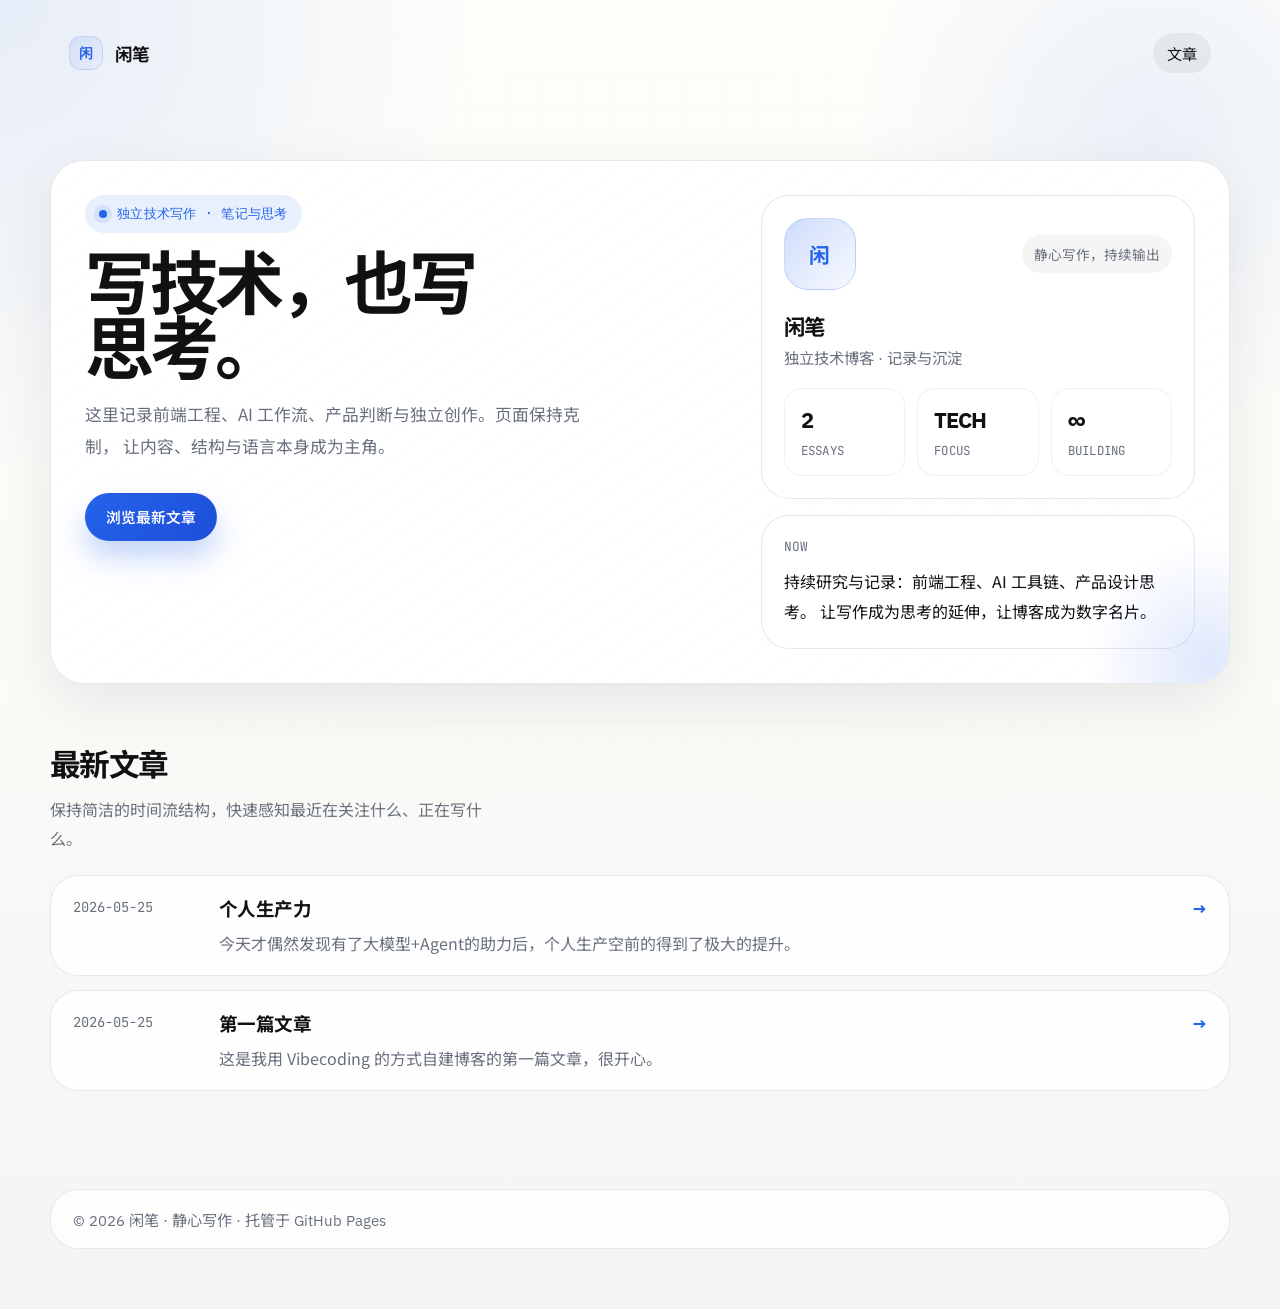
<file: index.html>
<!DOCTYPE html>
<html lang="zh-CN">
<head>
    <meta charset="UTF-8">
    <meta name="viewport" content="width=device-width, initial-scale=1.0">
    <title>文章 — 闲笔</title>
    <link rel="stylesheet" href="./static/style.css">
</head>
<body>
    <header class="topbar" id="topbar">
        <div class="shell">
            <nav class="nav" aria-label="主导航">
                <a class="brand" href="./index.html">
                    <span class="brand-mark">闲</span>
                    <span>闲笔</span>
                </a>
                <div class="nav-links">
                    <a href="./index.html" class="is-active">文章</a>
                </div>
            </nav>
        </div>
    </header>

    <main>
        
<!-- Hero -->
<section class="hero shell" id="home">
    <div class="hero-panel reveal">
        <div class="hero-copy">
            <span class="eyebrow">独立技术写作 · 笔记与思考</span>
            <h1>写技术，也写思考。</h1>
            <p>
                这里记录前端工程、AI 工作流、产品判断与独立创作。页面保持克制，
                让内容、结构与语言本身成为主角。
            </p>
            <div class="hero-actions">
                <a href="#latest" class="button primary">浏览最新文章</a>
            </div>
        </div>

        <div class="hero-side">
            <section class="panel profile-card" aria-label="博客简介">
                <div class="profile-top">
                    <div class="avatar" aria-hidden="true">闲</div>
                    <div class="status">静心写作，持续输出</div>
                </div>
                <div>
                    <div class="profile-name">闲笔</div>
                    <div class="profile-role">独立技术博客 · 记录与沉淀</div>
                </div>
                <div class="stat-grid">
                    <div class="stat">
                        <span class="stat-value">2</span>
                        <span class="stat-kicker">ESSAYS</span>
                    </div>
                    <div class="stat">
                        <span class="stat-value">TECH</span>
                        <span class="stat-kicker">FOCUS</span>
                    </div>
                    <div class="stat">
                        <span class="stat-value">∞</span>
                        <span class="stat-kicker">BUILDING</span>
                    </div>
                </div>
            </section>

            <section class="panel now-card" aria-label="当前状态">
                <p class="tiny-title">NOW</p>
                <p>
                    持续研究与记录：前端工程、AI 工具链、产品设计思考。
                    让写作成为思考的延伸，让博客成为数字名片。
                </p>
            </section>
        </div>
    </div>
</section>

<!-- Article List -->
<section class="section shell" id="latest">
    <div class="section-header reveal">
        <div>
            <h2 class="section-title">最新文章</h2>
            <p class="section-note">
                保持简洁的时间流结构，快速感知最近在关注什么、正在写什么。
            </p>
        </div>
    </div>

    
    <div class="timeline">
        
        <article class="timeline-item reveal">
            <div class="timeline-date">2026-05-25</div>
            <div>
                <h3><a href="./post/个人生产力.html">个人生产力</a></h3>
                <p>今天才偶然发现有了大模型+Agent的助力后，个人生产空前的得到了极大的提升。</p>
            </div>
            <a href="./post/个人生产力.html" class="timeline-arrow" aria-hidden="true">→</a>
        </article>
        
        <article class="timeline-item reveal">
            <div class="timeline-date">2026-05-25</div>
            <div>
                <h3><a href="./post/my-first-post.html">第一篇文章</a></h3>
                <p>这是我用 Vibecoding 的方式自建博客的第一篇文章，很开心。</p>
            </div>
            <a href="./post/my-first-post.html" class="timeline-arrow" aria-hidden="true">→</a>
        </article>
        
    </div>
    
</section>

    </main>

    <footer class="footer shell">
        <div class="footer-panel reveal">
            <p>© <span id="year"></span> 闲笔 · 静心写作 · 托管于 GitHub Pages</p>
        </div>
    </footer>

    <script>
        /* ---- Scroll-aware topbar ---- */
        (function() {
            var topbar = document.getElementById("topbar");
            var ticking = false;
            function update() {
                if (window.scrollY > 12) {
                    topbar.classList.add("is-scrolled");
                } else {
                    topbar.classList.remove("is-scrolled");
                }
                ticking = false;
            }
            window.addEventListener("scroll", function() {
                if (!ticking) { requestAnimationFrame(update); ticking = true; }
            });
            update();
        })();

        /* ---- Year ---- */
        document.getElementById("year").textContent = new Date().getFullYear();

        /* ---- Reveal on scroll ---- */
        (function() {
            var reveals = document.querySelectorAll(".reveal");
            var observer = new IntersectionObserver(function(entries) {
                entries.forEach(function(entry) {
                    if (entry.isIntersecting) {
                        entry.target.classList.add("is-visible");
                        observer.unobserve(entry.target);
                    }
                });
            }, { threshold: 0.14 });
            reveals.forEach(function(item) { observer.observe(item); });
        })();
    </script>
</body>
</html>
</file>
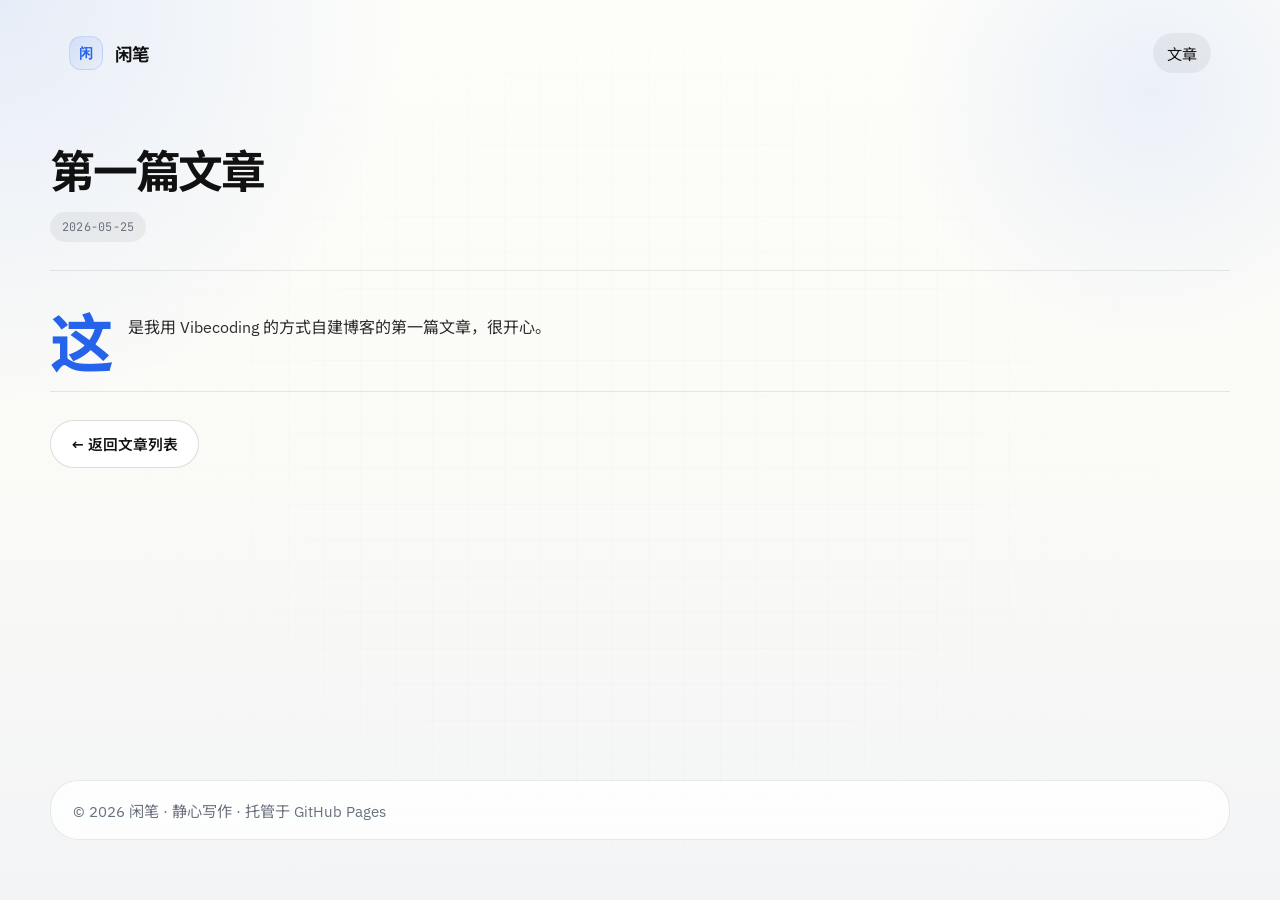
<file: post/my-first-post.html>
<!DOCTYPE html>
<html lang="zh-CN">
<head>
    <meta charset="UTF-8">
    <meta name="viewport" content="width=device-width, initial-scale=1.0">
    <title>第一篇文章 — 闲笔</title>
    <link rel="stylesheet" href="../static/style.css">
</head>
<body>
    <header class="topbar" id="topbar">
        <div class="shell">
            <nav class="nav" aria-label="主导航">
                <a class="brand" href="../index.html">
                    <span class="brand-mark">闲</span>
                    <span>闲笔</span>
                </a>
                <div class="nav-links">
                    <a href="../index.html" class="is-active">文章</a>
                </div>
            </nav>
        </div>
    </header>

    <main>
        
<article class="post-detail shell">
    <header class="post-detail-header reveal">
        <h1>第一篇文章</h1>
        <p class="post-meta">
            <span class="meta-chip">2026-05-25</span>
        </p>
    </header>

    <div class="post-content reveal">
        <p>这是我用 Vibecoding 的方式自建博客的第一篇文章，很开心。</p>
    </div>

    <div class="post-actions reveal">
        <a href="../index.html" class="button">&#8592; 返回文章列表</a>
    </div>
</article>

    </main>

    <footer class="footer shell">
        <div class="footer-panel reveal">
            <p>© <span id="year"></span> 闲笔 · 静心写作 · 托管于 GitHub Pages</p>
        </div>
    </footer>

    <script>
        /* ---- Scroll-aware topbar ---- */
        (function() {
            var topbar = document.getElementById("topbar");
            var ticking = false;
            function update() {
                if (window.scrollY > 12) {
                    topbar.classList.add("is-scrolled");
                } else {
                    topbar.classList.remove("is-scrolled");
                }
                ticking = false;
            }
            window.addEventListener("scroll", function() {
                if (!ticking) { requestAnimationFrame(update); ticking = true; }
            });
            update();
        })();

        /* ---- Year ---- */
        document.getElementById("year").textContent = new Date().getFullYear();

        /* ---- Reveal on scroll ---- */
        (function() {
            var reveals = document.querySelectorAll(".reveal");
            var observer = new IntersectionObserver(function(entries) {
                entries.forEach(function(entry) {
                    if (entry.isIntersecting) {
                        entry.target.classList.add("is-visible");
                        observer.unobserve(entry.target);
                    }
                });
            }, { threshold: 0.14 });
            reveals.forEach(function(item) { observer.observe(item); });
        })();
    </script>
</body>
</html>
</file>
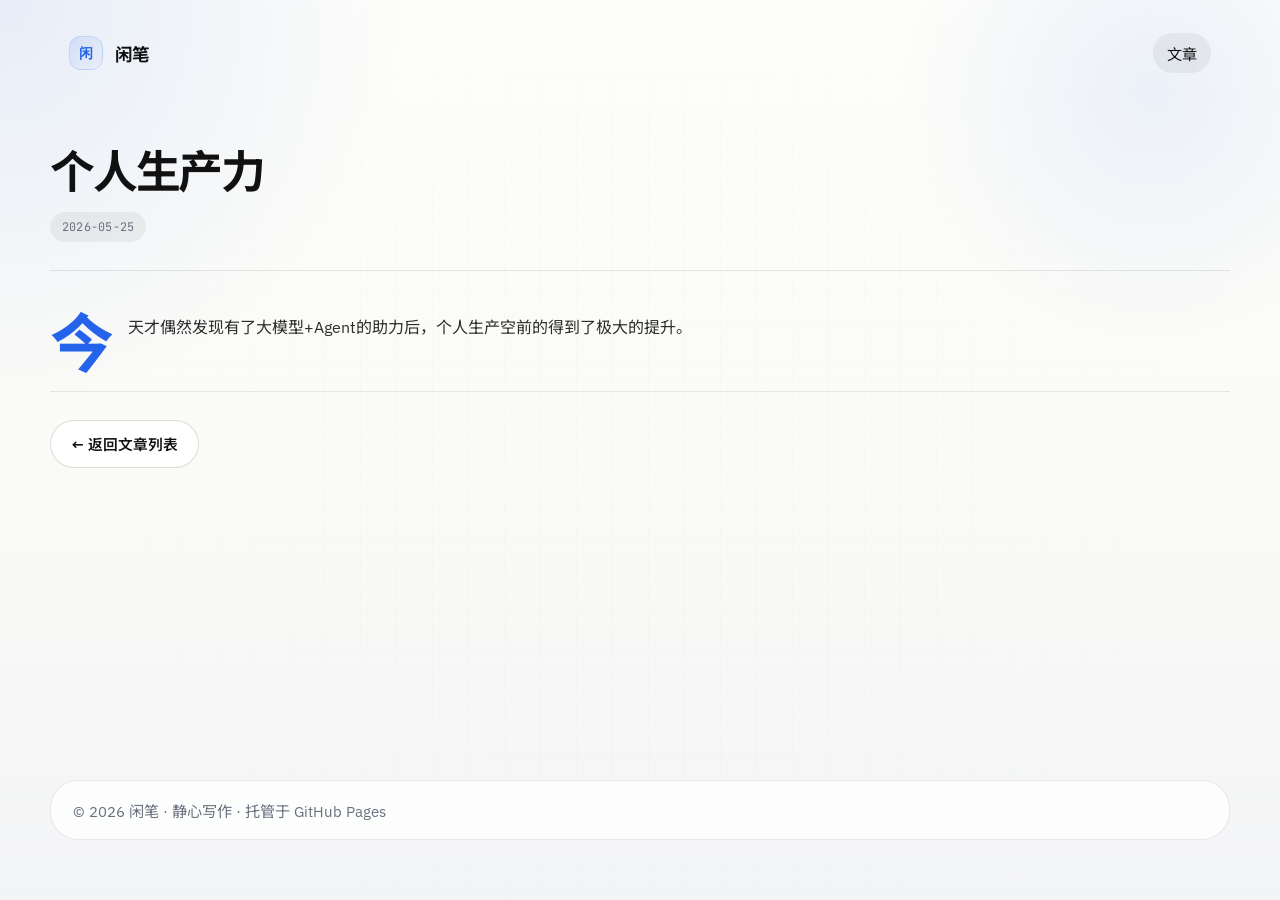
<file: post/个人生产力.html>
<!DOCTYPE html>
<html lang="zh-CN">
<head>
    <meta charset="UTF-8">
    <meta name="viewport" content="width=device-width, initial-scale=1.0">
    <title>个人生产力 — 闲笔</title>
    <link rel="stylesheet" href="../static/style.css">
</head>
<body>
    <header class="topbar" id="topbar">
        <div class="shell">
            <nav class="nav" aria-label="主导航">
                <a class="brand" href="../index.html">
                    <span class="brand-mark">闲</span>
                    <span>闲笔</span>
                </a>
                <div class="nav-links">
                    <a href="../index.html" class="is-active">文章</a>
                </div>
            </nav>
        </div>
    </header>

    <main>
        
<article class="post-detail shell">
    <header class="post-detail-header reveal">
        <h1>个人生产力</h1>
        <p class="post-meta">
            <span class="meta-chip">2026-05-25</span>
        </p>
    </header>

    <div class="post-content reveal">
        <p>今天才偶然发现有了大模型+Agent的助力后，个人生产空前的得到了极大的提升。</p>
    </div>

    <div class="post-actions reveal">
        <a href="../index.html" class="button">&#8592; 返回文章列表</a>
    </div>
</article>

    </main>

    <footer class="footer shell">
        <div class="footer-panel reveal">
            <p>© <span id="year"></span> 闲笔 · 静心写作 · 托管于 GitHub Pages</p>
        </div>
    </footer>

    <script>
        /* ---- Scroll-aware topbar ---- */
        (function() {
            var topbar = document.getElementById("topbar");
            var ticking = false;
            function update() {
                if (window.scrollY > 12) {
                    topbar.classList.add("is-scrolled");
                } else {
                    topbar.classList.remove("is-scrolled");
                }
                ticking = false;
            }
            window.addEventListener("scroll", function() {
                if (!ticking) { requestAnimationFrame(update); ticking = true; }
            });
            update();
        })();

        /* ---- Year ---- */
        document.getElementById("year").textContent = new Date().getFullYear();

        /* ---- Reveal on scroll ---- */
        (function() {
            var reveals = document.querySelectorAll(".reveal");
            var observer = new IntersectionObserver(function(entries) {
                entries.forEach(function(entry) {
                    if (entry.isIntersecting) {
                        entry.target.classList.add("is-visible");
                        observer.unobserve(entry.target);
                    }
                });
            }, { threshold: 0.14 });
            reveals.forEach(function(item) { observer.observe(item); });
        })();
    </script>
</body>
</html>
</file>
<file: static/style.css>
/*============================================================================
    style.css — 闲笔 · 极简专业博客
    设计语言：浅色背景 + 蓝色强调 + 玻璃态面板 + 网格点阵 + 时间线列表
    Fonts: IBM Plex Sans + Noto Sans SC + JetBrains Mono
============================================================================*/

/* ---- Fonts ---- */
@import url('https://fonts.googleapis.com/css2?family=IBM+Plex+Sans:wght@400;500;600;700&family=JetBrains+Mono:wght@400;600&family=Noto+Sans+SC:wght@400;500;700&display=swap');

/* ---- CSS Variables ---- */
:root {
    --bg:             #fafaf7;
    --bg-soft:        rgba(255,255,255,.74);
    --panel:          rgba(255,255,255,.82);
    --panel-strong:   rgba(255,255,255,.96);
    --text:           #111111;
    --muted:          #69707d;
    --line:           rgba(17,17,17,.09);
    --line-strong:    rgba(17,17,17,.14);
    --accent:         #2563eb;
    --accent-soft:    rgba(37,99,235,.1);
    --shadow:         0 20px 60px rgba(15,23,42,.08);
    --radius-lg:      28px;
    --radius-md:      20px;
    --radius-sm:      14px;
    --content:        1180px;
    --ease:           220ms cubic-bezier(.2,.8,.2,1);

    --font-sans:      "IBM Plex Sans", "Noto Sans SC", sans-serif;
    --font-mono:      "JetBrains Mono", monospace;
    --font-sc:        "Noto Sans SC", sans-serif;
}

/* ---- Reset ---- */
*, *::before, *::after { margin:0; padding:0; box-sizing:border-box; }

html { scroll-behavior:smooth; -webkit-font-smoothing:antialiased; -moz-osx-font-smoothing:grayscale; }

body {
    margin:0;
    font-family:var(--font-sans);
    color:var(--text);
    background:
        radial-gradient(circle at top left, rgba(37,99,235,.1), transparent 26%),
        radial-gradient(circle at 90% 10%, rgba(37,99,235,.08), transparent 18%),
        linear-gradient(180deg, #fdfdfa 0%, var(--bg) 55%, #f3f4f6 100%);
    min-height:100vh;
    display:flex;
    flex-direction:column;
}

/* 网格点阵背景 */
body::before {
    content:"";
    position:fixed;
    inset:0;
    pointer-events:none;
    z-index:0;
    background-image:
        linear-gradient(rgba(17,17,17,.02) 1px, transparent 1px),
        linear-gradient(90deg, rgba(17,17,17,.02) 1px, transparent 1px);
    background-size:36px 36px;
    mask-image:radial-gradient(circle at center, black 40%, transparent 78%);
    opacity:.65;
}

a { color:inherit; text-decoration:none; }
img { max-width:100%; display:block; }

::selection { background:var(--accent-soft); color:var(--accent); }

/* ---- Container ---- */
.shell {
    width:min(calc(100% - 40px), var(--content));
    margin:0 auto;
}

/* ---- Navbar ---- */
.topbar {
    position:sticky;
    top:0;
    z-index:20;
    padding:18px 0;
    transition:padding var(--ease);
}

.nav {
    display:flex;
    align-items:center;
    justify-content:space-between;
    gap:20px;
    padding:14px 18px;
    border:1px solid transparent;
    border-radius:999px;
    transition:background var(--ease), border-color var(--ease), box-shadow var(--ease), backdrop-filter var(--ease);
}

.brand {
    display:inline-flex;
    align-items:center;
    gap:12px;
    font-weight:700;
    letter-spacing:-.03em;
    font-size:1.1rem;
}

.brand-mark {
    width:34px;
    height:34px;
    display:inline-grid;
    place-items:center;
    border-radius:12px;
    background:linear-gradient(135deg, rgba(37,99,235,.12), rgba(37,99,235,.02));
    border:1px solid rgba(37,99,235,.15);
    color:var(--accent);
    font-family:var(--font-mono);
    font-size:.88rem;
}

.nav-links {
    display:flex;
    align-items:center;
    gap:8px;
    flex-wrap:wrap;
}

.nav-links a {
    padding:9px 14px;
    border-radius:999px;
    color:var(--muted);
    font-size:.95rem;
    transition:color var(--ease), background var(--ease);
}
.nav-links a:hover,
.nav-links a.is-active {
    color:var(--text);
    background:rgba(17,17,17,.05);
}

/* ---- Main ---- */
main {
    flex:1;
    padding-bottom:56px;
    position:relative;
    z-index:1;
}

/* ---- Hero ---- */
.hero {
    padding:54px 0 34px;
}

.hero-panel {
    position:relative;
    overflow:hidden;
    display:grid;
    grid-template-columns:1.35fr .9fr;
    gap:24px;
    padding:34px;
    border:1px solid var(--line);
    border-radius:34px;
    background:linear-gradient(145deg, rgba(255,255,255,.92), rgba(255,255,255,.72)), rgba(255,255,255,.72);
    box-shadow:var(--shadow);
    backdrop-filter:blur(18px);
}

.hero-panel::after {
    content:"";
    position:absolute;
    inset:auto -120px -120px auto;
    width:280px;
    height:280px;
    border-radius:999px;
    background:radial-gradient(circle, rgba(37,99,235,.15), transparent 62%);
    pointer-events:none;
}

.eyebrow {
    display:inline-flex;
    align-items:center;
    gap:10px;
    padding:10px 14px;
    border-radius:999px;
    background:var(--accent-soft);
    color:var(--accent);
    font-family:var(--font-mono);
    font-size:.82rem;
    letter-spacing:.02em;
    margin-bottom:18px;
}
.eyebrow::before {
    content:"";
    width:8px;
    height:8px;
    border-radius:50%;
    background:currentColor;
    box-shadow:0 0 0 5px rgba(37,99,235,.1);
}

.hero h1 {
    margin:0;
    max-width:10ch;
    font-size:clamp(3rem, 5.4vw, 5.5rem);
    line-height:.94;
    letter-spacing:-.06em;
}

.hero-copy p {
    max-width:58ch;
    margin:18px 0 0;
    font-family:var(--font-sc);
    font-size:1.05rem;
    line-height:1.9;
    color:var(--muted);
}

.hero-actions {
    display:flex;
    align-items:center;
    gap:14px;
    flex-wrap:wrap;
    margin-top:30px;
}

/* ---- Buttons ---- */
.button {
    display:inline-flex;
    align-items:center;
    gap:10px;
    min-height:48px;
    padding:0 20px;
    border-radius:999px;
    border:1px solid var(--line-strong);
    background:var(--panel-strong);
    color:var(--text);
    font-weight:600;
    font-family:var(--font-sans);
    font-size:.92rem;
    transition:transform var(--ease), box-shadow var(--ease), border-color var(--ease), background var(--ease);
    cursor:pointer;
    text-decoration:none;
}
.button:hover {
    transform:translateY(-2px);
    box-shadow:0 18px 30px rgba(17,17,17,.08);
    border-color:rgba(17,17,17,.18);
}
.button.primary {
    background:linear-gradient(135deg, #2563eb, #1d4ed8);
    border-color:transparent;
    color:#fff;
    box-shadow:0 16px 30px rgba(37,99,235,.28);
}
.button.primary:hover {
    box-shadow:0 20px 40px rgba(37,99,235,.32);
}

/* ---- Hero Side Panel ---- */
.hero-side {
    display:grid;
    gap:16px;
    align-content:start;
}

.panel {
    background:var(--panel);
    border:1px solid var(--line);
    border-radius:var(--radius-lg);
    backdrop-filter:blur(12px);
}

.profile-card {
    padding:22px;
    display:grid;
    gap:20px;
}

.profile-top {
    display:flex;
    align-items:center;
    justify-content:space-between;
    gap:16px;
}

.avatar {
    width:72px;
    height:72px;
    border-radius:24px;
    background:linear-gradient(135deg, rgba(37,99,235,.22), rgba(37,99,235,.04)), #fff;
    border:1px solid rgba(37,99,235,.18);
    display:grid;
    place-items:center;
    font-size:1.3rem;
    font-weight:700;
    color:var(--accent);
}

.status {
    padding:9px 12px;
    border-radius:999px;
    background:rgba(17,17,17,.04);
    color:var(--muted);
    font-size:.85rem;
    white-space:nowrap;
}

.profile-name {
    font-size:1.34rem;
    font-weight:700;
    letter-spacing:-.04em;
}

.profile-role {
    margin-top:5px;
    color:var(--muted);
    font-size:.96rem;
}

.stat-grid {
    display:grid;
    grid-template-columns:repeat(3, minmax(0, 1fr));
    gap:12px;
}

.stat {
    padding:16px;
    border-radius:18px;
    background:rgba(255,255,255,.7);
    border:1px solid rgba(17,17,17,.06);
}

.stat-value {
    display:block;
    font-size:1.4rem;
    font-weight:700;
    letter-spacing:-.04em;
}

.stat-kicker {
    display:block;
    margin-top:8px;
    color:var(--muted);
    font-family:var(--font-mono);
    font-size:.78rem;
    letter-spacing:.02em;
}

.now-card {
    padding:22px;
}
.now-card p:first-of-type {
    margin:0 0 12px;
    color:var(--muted);
    font-family:var(--font-mono);
    font-size:.8rem;
    letter-spacing:.02em;
}
.now-card p:last-of-type {
    margin:0;
    font-family:var(--font-sc);
    line-height:1.85;
    color:var(--text);
}

/* ---- Section ---- */
.section {
    padding:22px 0;
}

.section-header {
    display:grid;
    grid-template-columns:1fr auto;
    gap:20px;
    align-items:end;
    margin-bottom:22px;
}

.section-title {
    margin:0;
    font-size:clamp(1.7rem, 2.4vw, 2.35rem);
    letter-spacing:-.05em;
}

.section-note {
    margin:10px 0 0;
    max-width:48ch;
    color:var(--muted);
    font-family:var(--font-sc);
    line-height:1.8;
}

/* ---- Timeline Article List ---- */
.timeline {
    display:grid;
    gap:14px;
}

.timeline-item {
    padding:18px 22px;
    display:grid;
    grid-template-columns:130px 1fr auto;
    gap:16px;
    align-items:start;
    background:var(--panel);
    border:1px solid var(--line);
    border-radius:var(--radius-lg);
    backdrop-filter:blur(12px);
    transition:transform var(--ease), border-color var(--ease), background var(--ease);
}
.timeline-item:hover {
    transform:translateX(4px);
    border-color:rgba(17,17,17,.14);
    background:rgba(255,255,255,.94);
}

.timeline-date {
    color:var(--muted);
    font-family:var(--font-mono);
    font-size:.86rem;
    padding-top:4px;
}

.timeline-item h3 {
    margin:0;
    font-size:1.16rem;
    letter-spacing:-.03em;
}
.timeline-item h3 a {
    color:var(--text);
    transition:color var(--ease);
}
.timeline-item h3 a:hover {
    color:var(--accent);
}

.timeline-item p {
    margin:8px 0 0;
    color:var(--muted);
    font-family:var(--font-sc);
    line-height:1.76;
}

.timeline-arrow {
    color:var(--accent);
    font-weight:700;
    font-size:1.05rem;
    padding-top:4px;
}

/* ---- Empty State ---- */
.empty-state {
    text-align:center;
    padding:80px 20px;
    border:1px solid var(--line);
    border-radius:var(--radius-lg);
    background:var(--panel);
    backdrop-filter:blur(12px);
}
.empty-state-icon {
    font-size:2.5rem;
    margin-bottom:16px;
    display:block;
    opacity:.4;
}
.empty-state p {
    color:var(--muted);
    font-family:var(--font-sc);
    margin-bottom:8px;
}

/* ---- Post Detail ---- */
.post-detail {
    padding:40px 0;
}

.post-detail-header {
    margin-bottom:40px;
    padding-bottom:28px;
    border-bottom:1px solid var(--line);
}

.post-detail h1 {
    font-size:clamp(2rem, 3.5vw, 3.2rem);
    font-weight:700;
    letter-spacing:-.05em;
    margin-bottom:14px;
    line-height:1.15;
}

.post-detail .post-meta {
    display:flex;
    align-items:center;
    gap:14px;
    color:var(--muted);
    font-family:var(--font-mono);
    font-size:.82rem;
}

.meta-chip {
    display:inline-flex;
    padding:7px 12px;
    border-radius:999px;
    font-family:var(--font-mono);
    font-size:.74rem;
    letter-spacing:.02em;
    background:rgba(17,17,17,.05);
    color:var(--muted);
}

.post-content {
    font-size:1rem;
    line-height:2;
    color:#2d2d2d;
}

.post-content > p:first-of-type::first-letter {
    float:left;
    font-family:var(--font-sans);
    font-size:4rem;
    font-weight:700;
    line-height:.7;
    margin:10px 14px 4px 0;
    color:var(--accent);
}

.post-content h2 {
    font-size:1.4rem;
    letter-spacing:-.04em;
    margin:44px 0 16px;
    padding-bottom:8px;
    border-bottom:1px solid var(--line);
    color:var(--text);
}
.post-content h3 {
    font-size:1.15rem;
    letter-spacing:-.03em;
    margin:36px 0 12px;
    color:var(--text);
}

.post-content p { margin-bottom:22px; }

.post-content a {
    color:var(--accent);
    font-weight:500;
    transition:opacity var(--ease);
}
.post-content a:hover { opacity:.75; }

.post-content ul, .post-content ol {
    padding-left:24px;
    margin-bottom:22px;
}
.post-content li {
    margin-bottom:8px;
    font-family:var(--font-sc);
}
.post-content li::marker { color:var(--accent); }

.post-content blockquote {
    border-left:3px solid var(--accent);
    padding:18px 22px;
    margin:28px 0;
    color:var(--muted);
    background:var(--accent-soft);
    border-radius:0 var(--radius-sm) var(--radius-sm) 0;
    font-style:italic;
    font-size:.94rem;
}
.post-content blockquote p { margin-bottom:0; }

.post-content code {
    font-family:var(--font-mono);
    font-size:.82em;
    background:rgba(17,17,17,.05);
    padding:3px 7px;
    border-radius:5px;
    color:#1e1e1e;
    border:1px solid rgba(17,17,17,.08);
}

.post-content pre {
    background:#1e1e24;
    border-radius:var(--radius-sm);
    padding:22px 26px;
    overflow-x:auto;
    margin:24px 0;
    font-size:.82rem;
    line-height:1.7;
}
.post-content pre code {
    background:none;
    padding:0;
    color:#e1e1e6;
    border:none;
    font-size:inherit;
}

.post-content strong { color:var(--text); font-weight:700; }

.post-content img {
    max-width:100%;
    border-radius:var(--radius-sm);
    margin:24px 0;
}

.post-content hr {
    border:none;
    text-align:center;
    margin:44px 0;
    color:#ccc;
    font-size:1.1rem;
    letter-spacing:10px;
}
.post-content hr::before { content:"···"; }

.post-detail .post-actions {
    margin-top:48px;
    padding-top:28px;
    border-top:1px solid var(--line);
    display:flex;
    gap:12px;
    flex-wrap:wrap;
}

/* ---- Footer ---- */
.footer {
    padding:20px 0 60px;
    position:relative;
    z-index:1;
}
.footer-panel {
    padding:18px 22px;
    display:flex;
    justify-content:space-between;
    align-items:center;
    gap:18px;
    flex-wrap:wrap;
    background:var(--panel);
    border:1px solid var(--line);
    border-radius:var(--radius-lg);
    backdrop-filter:blur(12px);
}
.footer-panel p {
    margin:0;
    color:var(--muted);
    font-size:.95rem;
}

/* ---- Reveal Animation ---- */
.reveal {
    opacity:0;
    transform:translateY(18px);
    transition:opacity 540ms ease, transform 540ms ease;
}
.reveal.is-visible {
    opacity:1;
    transform:translateY(0);
}

/* ---- Responsive ---- */
@media (max-width:1024px) {
    .hero-panel { grid-template-columns:1fr; }
    .hero h1 { max-width:none; }
}

@media (max-width:760px) {
    .shell { width:min(calc(100% - 24px), var(--content)); }

    .topbar { padding-top:12px; }
    .nav { padding:14px; border-radius:26px; }
    .nav-links { gap:6px; }
    .nav-links a { padding:8px 10px; font-size:.9rem; }

    .hero { padding-top:28px; }
    .hero-panel, .profile-card, .now-card, .timeline-item { padding:18px; }

    .timeline-item { grid-template-columns:1fr; }
    .timeline-arrow { display:none; }

    .section-header { grid-template-columns:1fr; }
    .footer-panel { grid-template-columns:1fr; }

    .hero h1 { font-size:2.4rem; }
    .post-detail h1 { font-size:1.7rem; }

    .post-content > p:first-of-type::first-letter {
        font-size:2.8rem;
        margin-right:10px;
    }
}
</file>
